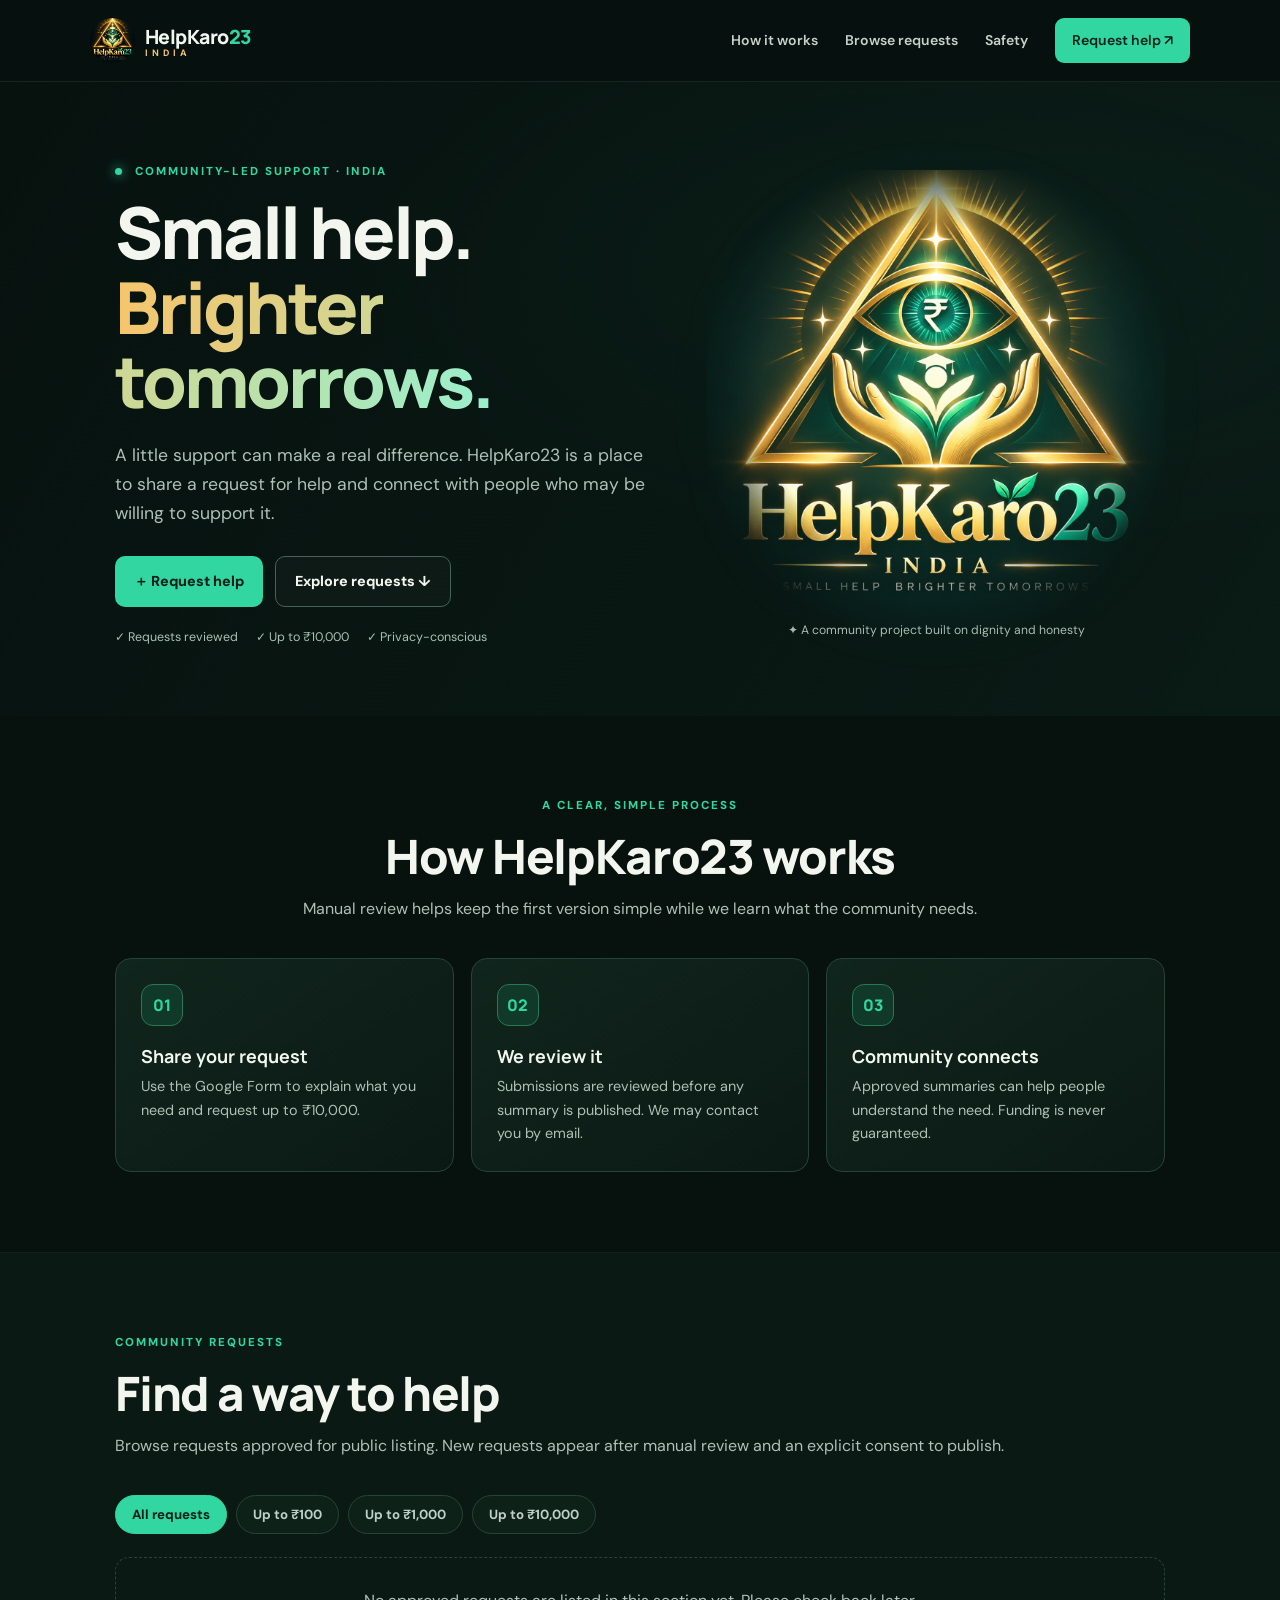
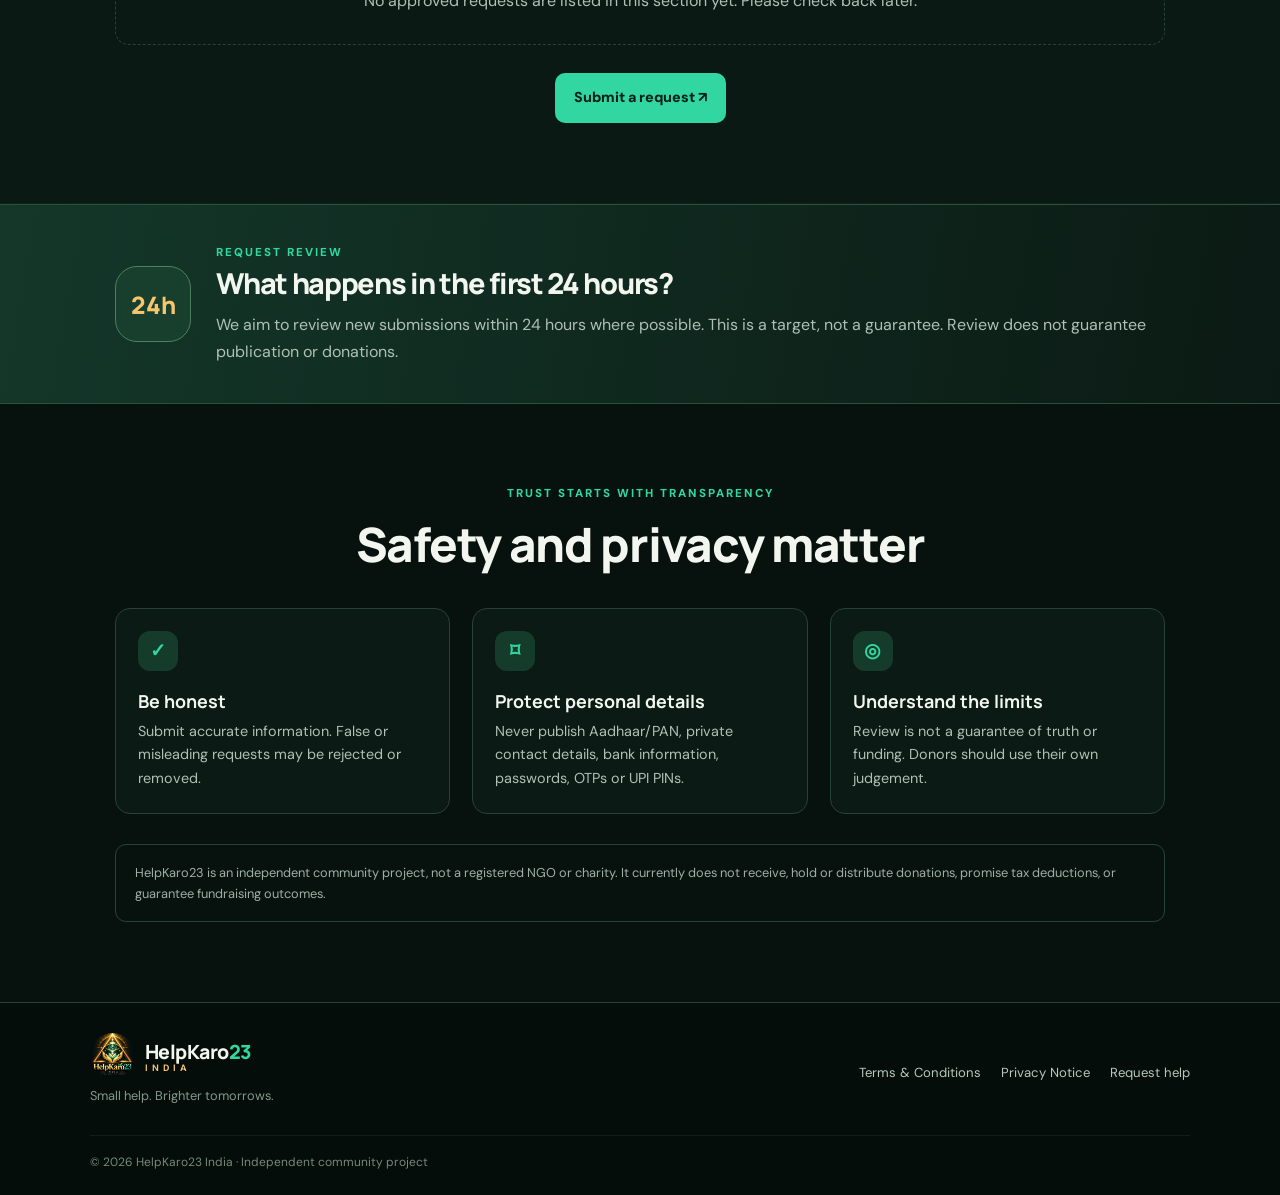
<file: index.html>
<!doctype html><html lang="en"><head><meta charset="utf-8"><meta name="viewport" content="width=device-width,initial-scale=1"><meta name="description" content="HelpKaro23 connects people who need small financial support with people who may be able to help."><title>HelpKaro23 India — Small help, brighter tomorrows</title><link rel="icon" href="helpkaro23-logo.png"><link rel="stylesheet" href="style.css"></head><body>
<header class="topbar"><a class="brand" href="index.html"><img src="helpkaro23-logo.png" alt="HelpKaro23 logo"><span>HelpKaro<span class="mint">23</span><small>INDIA</small></span></a><button class="menu-toggle" id="menu-toggle" aria-label="Toggle navigation">☰</button><nav id="nav"><a href="#how">How it works</a><a href="#requests">Browse requests</a><a href="#safety">Safety</a><a class="nav-button" href="https://docs.google.com/forms/d/e/1FAIpQLSeN36ijz558wi2bO-1_vr9NFvfTSLliWUqwCr6dRcK8iZ_a2A/viewform?usp=publish-editor" target="_blank" rel="noopener">Request help ↗</a></nav></header>
<main><section class="hero"><div class="hero-copy"><span class="eyebrow"><span class="pulse"></span> COMMUNITY-LED SUPPORT · INDIA</span><h1>Small help.<br><em>Brighter tomorrows.</em></h1><p class="lead">A little support can make a real difference. HelpKaro23 is a place to share a request for help and connect with people who may be willing to support it.</p><div class="hero-actions"><a class="btn primary" href="https://docs.google.com/forms/d/e/1FAIpQLSeN36ijz558wi2bO-1_vr9NFvfTSLliWUqwCr6dRcK8iZ_a2A/viewform?usp=publish-editor" target="_blank" rel="noopener">＋ Request help</a><a class="btn secondary" href="#requests">Explore requests ↓</a></div><div class="hero-points"><span>✓ Requests reviewed</span><span>✓ Up to ₹10,000</span><span>✓ Privacy-conscious</span></div></div><div class="hero-art"><div class="glow"></div><img src="helpkaro23-logo.png" alt="HelpKaro23 gold and teal emblem"><div class="art-caption">✦ A community project built on dignity and honesty</div></div></section>
<section id="how" class="section"><div class="section-head"><span class="eyebrow">A CLEAR, SIMPLE PROCESS</span><h2>How HelpKaro23 works</h2><p>Manual review helps keep the first version simple while we learn what the community needs.</p></div><div class="steps"><article class="step"><div class="step-icon">01</div><h3>Share your request</h3><p>Use the Google Form to explain what you need and request up to ₹10,000.</p></article><article class="step"><div class="step-icon">02</div><h3>We review it</h3><p>Submissions are reviewed before any summary is published. We may contact you by email.</p></article><article class="step"><div class="step-icon">03</div><h3>Community connects</h3><p>Approved summaries can help people understand the need. Funding is never guaranteed.</p></article></div></section>
<section id="requests" class="section requests-section"><div class="section-head left"><span class="eyebrow">COMMUNITY REQUESTS</span><h2>Find a way to help</h2><p>Browse requests approved for public listing. New requests appear after manual review and an explicit consent to publish.</p></div><div class="tabs" role="tablist" aria-label="Filter requests by amount"><button class="tab active" data-filter="all" role="tab" aria-selected="true">All requests</button><button class="tab" data-filter="100" role="tab" aria-selected="false">Up to ₹100</button><button class="tab" data-filter="1000" role="tab" aria-selected="false">Up to ₹1,000</button><button class="tab" data-filter="10000" role="tab" aria-selected="false">Up to ₹10,000</button></div><div class="request-grid" id="request-grid" aria-live="polite"></div><div class="empty-state" id="empty-state" hidden>No requests in this section yet. You can submit a request using the form.</div><div class="center"><a class="btn primary" href="https://docs.google.com/forms/d/e/1FAIpQLSeN36ijz558wi2bO-1_vr9NFvfTSLliWUqwCr6dRcK8iZ_a2A/viewform?usp=publish-editor" target="_blank" rel="noopener">Submit a request ↗</a></div></section>
<section class="duration-band"><div class="duration-icon">24h</div><div><span class="eyebrow">REQUEST REVIEW</span><h2>What happens in the first 24 hours?</h2><p>We aim to review new submissions within 24 hours where possible. This is a target, not a guarantee. Review does not guarantee publication or donations.</p></div></section>
<section id="safety" class="section safety-section"><div class="section-head"><span class="eyebrow">TRUST STARTS WITH TRANSPARENCY</span><h2>Safety and privacy matter</h2></div><div class="safety-grid"><article><div class="safety-icon">✓</div><h3>Be honest</h3><p>Submit accurate information. False or misleading requests may be rejected or removed.</p></article><article><div class="safety-icon">⌑</div><h3>Protect personal details</h3><p>Never publish Aadhaar/PAN, private contact details, bank information, passwords, OTPs or UPI PINs.</p></article><article><div class="safety-icon">◎</div><h3>Understand the limits</h3><p>Review is not a guarantee of truth or funding. Donors should use their own judgement.</p></article></div><p class="disclaimer">HelpKaro23 is an independent community project, not a registered NGO or charity. It currently does not receive, hold or distribute donations, promise tax deductions, or guarantee fundraising outcomes.</p></section></main>
<footer class="footer"><div class="footer-brand"><a class="brand" href="index.html"><img src="helpkaro23-logo.png" alt=""><span>HelpKaro<span class="mint">23</span><small>INDIA</small></span></a><p>Small help. Brighter tomorrows.</p></div><div class="footer-links"><a href="terms.html">Terms &amp; Conditions</a><a href="terms.html#privacy">Privacy Notice</a><a href="https://docs.google.com/forms/d/e/1FAIpQLSeN36ijz558wi2bO-1_vr9NFvfTSLliWUqwCr6dRcK8iZ_a2A/viewform?usp=publish-editor" target="_blank" rel="noopener">Request help</a></div><div class="copyright">© <span id="year"></span> HelpKaro23 India · Independent community project</div></footer><script src="script.js"></script></body></html>
</file>
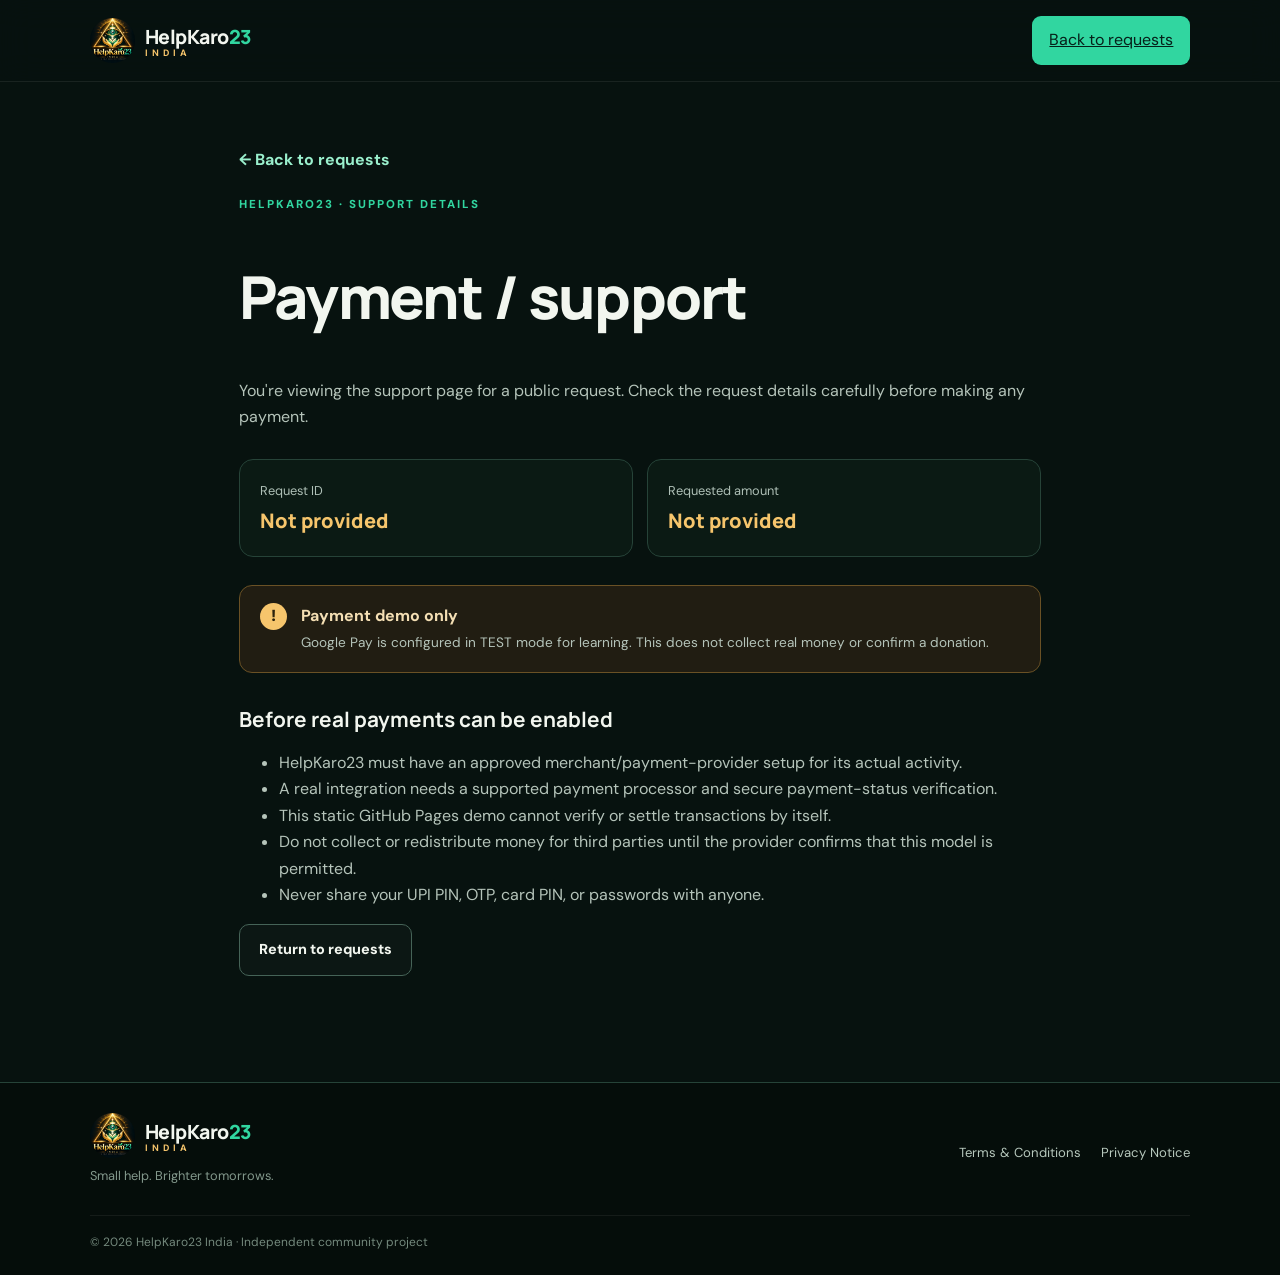
<file: payment.html>
<!doctype html>
<html lang="en">
<head>
  <meta charset="utf-8">
  <meta name="viewport" content="width=device-width,initial-scale=1">
  <meta name="description" content="Review support details for a HelpKaro23 request.">
  <title>Payment / Support — HelpKaro23</title>
  <link rel="icon" href="helpkaro23-logo.png">
  <link rel="stylesheet" href="style.css">
  <script async src="https://pay.google.com/gp/p/js/pay.js" onload="initGooglePay()"></script>
</head>
<body>
<header class="topbar">
  <a class="brand" href="index.html"><img src="helpkaro23-logo.png" alt="HelpKaro23 logo"><span>HelpKaro<span class="mint">23</span><small>INDIA</small></span></a>
  <a class="nav-button" href="index.html#requests">Back to requests</a>
</header>
<main class="terms-page">
  <section class="terms-wrap payment-wrap">
    <a class="back-link" href="index.html#requests">← Back to requests</a>
    <span class="eyebrow">HELPKARO23 · SUPPORT DETAILS</span>
    <h1>Payment / support</h1>
    <p>You're viewing the support page for a public request. Check the request details carefully before making any payment.</p>
    <div class="payment-summary">
      <div><span class="payment-label">Request ID</span><strong id="payment-request-id">Not provided</strong></div>
      <div><span class="payment-label">Requested amount</span><strong id="payment-amount">Not provided</strong></div>
    </div>

    <div class="notice payment-notice" role="status" aria-live="polite">
      <span class="notice-icon">!</span>
      <div>
        <strong id="payment-status-title">Payment demo only</strong>
        <p id="payment-status">Google Pay is configured in TEST mode for learning. This does not collect real money or confirm a donation.</p>
      </div>
    </div>
    <h2>Before real payments can be enabled</h2>
    <ul>
      <li>HelpKaro23 must have an approved merchant/payment-provider setup for its actual activity.</li>
      <li>A real integration needs a supported payment processor and secure payment-status verification.</li>
      <li>This static GitHub Pages demo cannot verify or settle transactions by itself.</li>
      <li>Do not collect or redistribute money for third parties until the provider confirms that this model is permitted.</li>
      <li>Never share your UPI PIN, OTP, card PIN, or passwords with anyone.</li>
    </ul>
    <p><a class="btn secondary" href="index.html#requests">Return to requests</a></p>
  </section>
</main>
<footer class="footer">
  <div class="footer-brand"><a class="brand" href="index.html"><img src="helpkaro23-logo.png" alt=""><span>HelpKaro<span class="mint">23</span><small>INDIA</small></span></a><p>Small help. Brighter tomorrows.</p></div>
  <div class="footer-links"><a href="terms.html">Terms &amp; Conditions</a><a href="terms.html#privacy">Privacy Notice</a></div>
  <div class="copyright">© <span id="year"></span> HelpKaro23 India · Independent community project</div>
</footer>
<script>
document.getElementById("year").textContent = new Date().getFullYear();

let googlePayClient;
let selectedRequest = { requestId: "", amount: 0 };

async function loadRequestDetails() {
  const params = new URLSearchParams(location.search);
  const requestId = params.get("requestId") || "";
  const amount = Number(params.get("amount"));
  document.getElementById("payment-request-id").textContent = requestId || "Not provided";
  document.getElementById("payment-amount").textContent =
    Number.isFinite(amount) && amount > 0 && amount <= 10000
      ? "₹" + amount.toLocaleString("en-IN")
      : "Not provided";

  try {
    const response = await fetch("./requests.json", { cache: "no-store" });
    if (!response.ok) throw new Error("Could not load requests.json");
    const requests = await response.json();
    if (!Array.isArray(requests)) throw new Error("Request data format is invalid");

    const request = requests.find(item =>
      String(item.id || item.requestId || "") === requestId &&
      item.approved === true &&
      Number(item.amount) === amount &&
      (!item.expiresAt || Date.parse(item.expiresAt) > Date.now())
    );

    if (!request || !Number.isFinite(amount) || amount <= 0 || amount > 10000) {
      document.getElementById("payment-status-title").textContent = "Request details could not be verified";
      document.getElementById("payment-status").textContent =
        "This request is missing, expired, or not currently approved. The demo button is disabled.";
      return;
    }
    selectedRequest = { requestId, amount };
  } catch (error) {
    console.error(error);
    document.getElementById("payment-status-title").textContent = "Request data unavailable";
    document.getElementById("payment-status").textContent =
      "We couldn't verify this request. Check requests.json and try again.";
  }
}

const baseCardPaymentMethod = {
  type: "CARD",
  parameters: {
    allowedAuthMethods: ["PAN_ONLY", "CRYPTOGRAM_3DS"],
    allowedCardNetworks: ["VISA", "MASTERCARD"]
  },
  tokenizationSpecification: {
    type: "PAYMENT_GATEWAY",
    parameters: {
      gateway: "example",
      gatewayMerchantId: "exampleGatewayMerchantId"
    }
  }
};

function initGooglePay() {
  if (!window.google || !google.payments || !google.payments.api) {
    document.getElementById("gpay-message").textContent =
      "Google Pay could not load. Check your internet connection or try Chrome.";
    return;
  }

  googlePayClient = new google.payments.api.PaymentsClient({ environment: "TEST" });
  const button = googlePayClient.createButton({
    buttonColor: "default",
    buttonType: "donate",
    buttonRadius: 4,
    buttonBorderType: "default_border",
    onClick: onGooglePayClick,
    allowedPaymentMethods: [baseCardPaymentMethod]
  });

  document.getElementById("container").replaceChildren(button);
  loadRequestDetails().then(() => {
    if (!selectedRequest.requestId || !selectedRequest.amount) {
      button.disabled = true;
      button.style.opacity = "0.45";
      button.style.cursor = "not-allowed";
    }
  });
}

async function onGooglePayClick() {
  const message = document.getElementById("gpay-message");
  if (!selectedRequest.requestId || !selectedRequest.amount) {
    message.textContent = "No valid approved request is selected.";
    return;
  }

  const paymentDataRequest = {
    apiVersion: 2,
    apiVersionMinor: 0,
    allowedPaymentMethods: [baseCardPaymentMethod],
    merchantInfo: { merchantName: "HelpKaro23 Demo" },
    transactionInfo: {
      totalPriceStatus: "FINAL",
      totalPrice: selectedRequest.amount.toFixed(2),
      currencyCode: "INR",
      countryCode: "IN"
    }
  };

  try {
    await googlePayClient.loadPaymentData(paymentDataRequest);
    message.textContent =
      "Google Pay returned a TEST response only. No real money was collected and no donation was confirmed.";
    document.getElementById("payment-status-title").textContent = "Test checkout completed";
    document.getElementById("payment-status").textContent =
      "This was a Google Pay TEST-mode flow. Do not interpret it as a real payment.";
  } catch (error) {
    console.warn("Google Pay demo flow:", error);
    if (error.statusCode === "CANCELED") {
      message.textContent = "Demo checkout was cancelled.";
    } else {
      message.textContent =
        "The test checkout could not be completed in this browser/account. This demo does not accept real payments.";
    }
  }
}
</script>
</body>
</html>
</file>
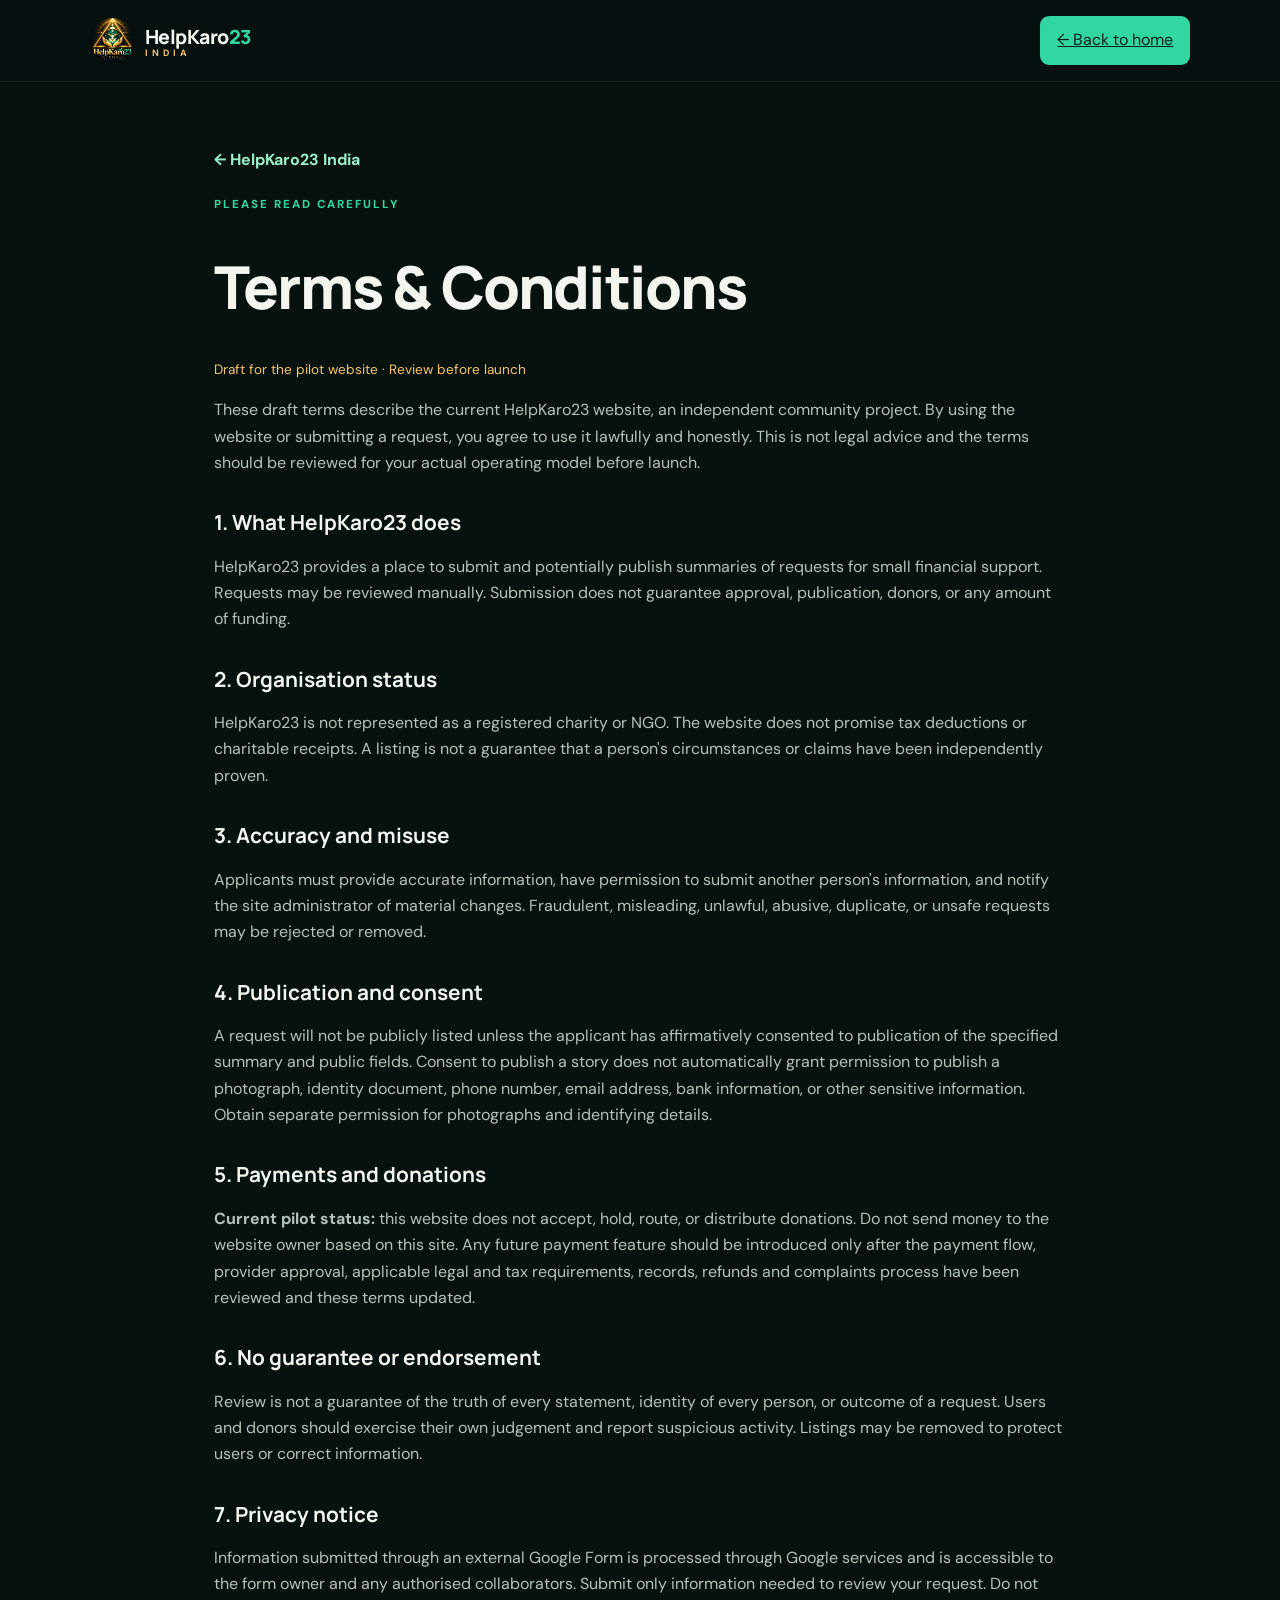
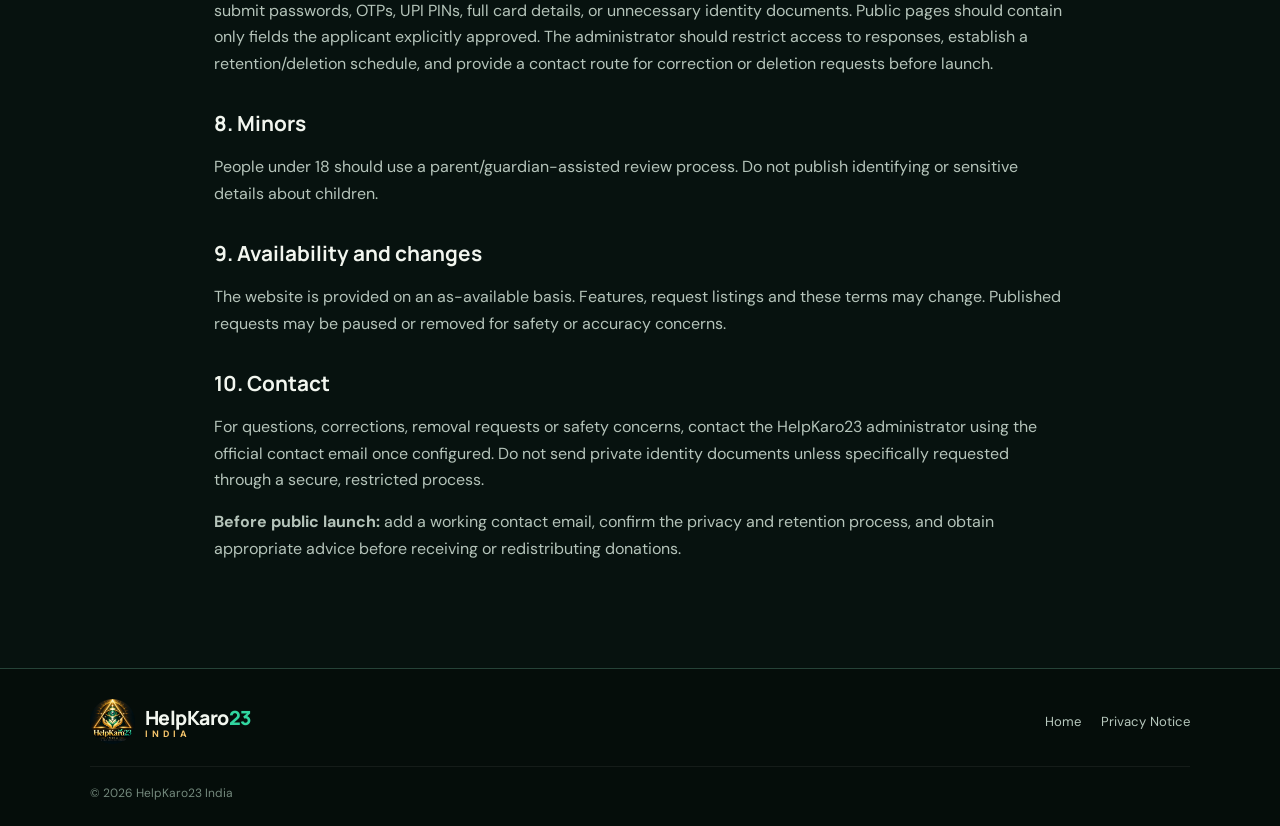
<file: terms.html>
<!doctype html><html lang="en"><head><meta charset="utf-8"><meta name="viewport" content="width=device-width,initial-scale=1"><title>Terms & Conditions — HelpKaro23</title><link rel="stylesheet" href="style.css"></head><body class="terms-page"><header class="topbar"><a class="brand" href="index.html"><img src="helpkaro23-logo.png" alt="HelpKaro23 logo"><span>HelpKaro<span class="mint">23</span><small>INDIA</small></span></a><a class="nav-button" href="index.html">← Back to home</a></header><main class="terms-wrap"><a class="back-link" href="index.html">← HelpKaro23 India</a><span class="eyebrow">PLEASE READ CAREFULLY</span><h1>Terms &amp; Conditions</h1><p class="updated">Draft for the pilot website · Review before launch</p><p>These draft terms describe the current HelpKaro23 website, an independent community project. By using the website or submitting a request, you agree to use it lawfully and honestly. This is not legal advice and the terms should be reviewed for your actual operating model before launch.</p><h2>1. What HelpKaro23 does</h2><p>HelpKaro23 provides a place to submit and potentially publish summaries of requests for small financial support. Requests may be reviewed manually. Submission does not guarantee approval, publication, donors, or any amount of funding.</p><h2>2. Organisation status</h2><p>HelpKaro23 is not represented as a registered charity or NGO. The website does not promise tax deductions or charitable receipts. A listing is not a guarantee that a person's circumstances or claims have been independently proven.</p><h2>3. Accuracy and misuse</h2><p>Applicants must provide accurate information, have permission to submit another person's information, and notify the site administrator of material changes. Fraudulent, misleading, unlawful, abusive, duplicate, or unsafe requests may be rejected or removed.</p><h2>4. Publication and consent</h2><p>A request will not be publicly listed unless the applicant has affirmatively consented to publication of the specified summary and public fields. Consent to publish a story does not automatically grant permission to publish a photograph, identity document, phone number, email address, bank information, or other sensitive information. Obtain separate permission for photographs and identifying details.</p><h2>5. Payments and donations</h2><p><strong>Current pilot status:</strong> this website does not accept, hold, route, or distribute donations. Do not send money to the website owner based on this site. Any future payment feature should be introduced only after the payment flow, provider approval, applicable legal and tax requirements, records, refunds and complaints process have been reviewed and these terms updated.</p><h2>6. No guarantee or endorsement</h2><p>Review is not a guarantee of the truth of every statement, identity of every person, or outcome of a request. Users and donors should exercise their own judgement and report suspicious activity. Listings may be removed to protect users or correct information.</p><h2 id="privacy">7. Privacy notice</h2><p>Information submitted through an external Google Form is processed through Google services and is accessible to the form owner and any authorised collaborators. Submit only information needed to review your request. Do not submit passwords, OTPs, UPI PINs, full card details, or unnecessary identity documents. Public pages should contain only fields the applicant explicitly approved. The administrator should restrict access to responses, establish a retention/deletion schedule, and provide a contact route for correction or deletion requests before launch.</p><h2>8. Minors</h2><p>People under 18 should use a parent/guardian-assisted review process. Do not publish identifying or sensitive details about children.</p><h2>9. Availability and changes</h2><p>The website is provided on an as-available basis. Features, request listings and these terms may change. Published requests may be paused or removed for safety or accuracy concerns.</p><h2>10. Contact</h2><p>For questions, corrections, removal requests or safety concerns, contact the HelpKaro23 administrator using the official contact email once configured. Do not send private identity documents unless specifically requested through a secure, restricted process.</p><p><strong>Before public launch:</strong> add a working contact email, confirm the privacy and retention process, and obtain appropriate advice before receiving or redistributing donations.</p></main><footer class="footer"><div class="footer-brand"><a class="brand" href="index.html"><img src="helpkaro23-logo.png" alt=""><span>HelpKaro<span class="mint">23</span><small>INDIA</small></span></a></div><div class="footer-links"><a href="index.html">Home</a><a href="terms.html#privacy">Privacy Notice</a></div><div class="copyright">© <span id="year"></span> HelpKaro23 India</div></footer><script>document.getElementById('year').textContent=new Date().getFullYear();</script></body></html>
</file>
<file: style.css>
@import url('https://fonts.googleapis.com/css2?family=DM+Sans:wght@400;500;600;700&family=Manrope:wght@400;500;600;700;800&display=swap');
:root{--bg:#07120f;--panel:#0e211b;--ink:#f2f6ef;--muted:#afc0b7;--green:#31d6a0;--green2:#9af0cd;--gold:#f6c56c;--line:#264338}*{box-sizing:border-box}html{scroll-behavior:smooth;scroll-padding-top:90px}body{margin:0;background:var(--bg);color:var(--ink);font-family:'DM Sans',sans-serif;line-height:1.65}a{color:inherit}.topbar{height:82px;display:flex;align-items:center;justify-content:space-between;padding:0 7%;border-bottom:1px solid #ffffff13;background:#07120fee;position:sticky;top:0;z-index:20;backdrop-filter:blur(16px)}.brand{display:flex;align-items:center;gap:10px;text-decoration:none;font:800 1.22rem Manrope,sans-serif;letter-spacing:-.5px}.brand img{width:45px;height:45px;object-fit:cover;border-radius:50%;background:#06120f}.brand small{display:block;font:700 .58rem 'DM Sans',sans-serif;letter-spacing:4px;color:var(--gold);margin-top:-3px}.mint{color:var(--green)}nav{display:flex;align-items:center;gap:27px}nav a{text-decoration:none;color:#c4d2ca;font-size:.88rem;font-weight:600}nav a:hover,.footer-links a:hover{color:var(--green)}.nav-button{background:var(--green);color:#062019;padding:11px 17px;border-radius:9px}.menu-toggle{display:none;background:transparent;color:white;border:1px solid var(--line);border-radius:8px;padding:7px 10px}.hero{padding:80px 9% 68px;display:grid;grid-template-columns:1.08fr .92fr;gap:55px;align-items:center;background:radial-gradient(ellipse at 75% 30%,#123e302e,transparent 45%),linear-gradient(120deg,#07120f,#0a1a15)}.eyebrow{display:block;color:var(--green);font-size:.72rem;letter-spacing:2px;font-weight:800;margin:0 0 14px}.pulse{display:inline-block;width:7px;height:7px;background:var(--green);border-radius:50%;box-shadow:0 0 12px var(--green);margin-right:8px}.hero h1{font:800 clamp(3rem,5.6vw,5.2rem)/1.04 Manrope,sans-serif;letter-spacing:-3px;margin:0 0 22px}.hero h1 em{font-style:normal;background:linear-gradient(90deg,var(--gold),var(--green2));color:transparent;background-clip:text}.lead{font-size:1.1rem;max-width:600px;color:var(--muted)}.hero-actions{display:flex;gap:12px;flex-wrap:wrap;margin:28px 0 20px}.btn{display:inline-flex;align-items:center;justify-content:center;gap:10px;padding:13px 19px;min-height:48px;border-radius:10px;text-decoration:none;font-weight:800;font-size:.9rem;transition:transform .2s}.btn:hover{transform:translateY(-2px)}.primary{background:var(--green);color:#062019}.secondary{border:1px solid #456357;color:var(--ink);background:#ffffff05}.hero-points{display:flex;gap:18px;flex-wrap:wrap;color:#a9c1b4;font-size:.78rem}.hero-art{position:relative;max-width:500px;margin:auto}.hero-art img{width:100%;display:block;position:relative;z-index:1;mix-blend-mode:screen;border-radius:22px;mask-image:radial-gradient(ellipse,black 53%,transparent 76%)}.glow{position:absolute;inset:20%;background:#16d69a2b;filter:blur(65px);border-radius:50%}.art-caption{text-align:center;color:#a9bdb2;font-size:.76rem;margin-top:-8px}.notice{max-width:1100px;margin:0 auto;display:flex;gap:14px;align-items:flex-start;background:#211d12;border:1px solid #6a5125;border-radius:13px;padding:17px 20px;color:#f4dfb4}.notice-icon{display:grid;place-items:center;flex:0 0 27px;height:27px;border-radius:50%;background:var(--gold);color:#2b210c;font-weight:900}.notice p{margin:3px 0 0;color:#d8c9a9;font-size:.85rem}.section{padding:80px 9%}.section-head{text-align:center;max-width:680px;margin:0 auto 36px}.section-head.left{text-align:left;max-width:none}.section-head h2,.duration-band h2{font:800 clamp(2rem,3.7vw,3rem)/1.15 Manrope,sans-serif;letter-spacing:-1.3px;margin:0 0 12px}.section-head>p:last-child,.duration-band p{color:var(--muted);margin:0}.steps{display:grid;grid-template-columns:repeat(3,1fr);gap:17px}.step{background:linear-gradient(145deg,#10251d,#0b1914);border:1px solid var(--line);border-radius:16px;padding:25px}.step-icon{display:grid;place-items:center;width:42px;height:42px;border:1px solid #28775b;background:#10392a;border-radius:12px;color:var(--green);font:800 1rem Manrope}.step h3,.safety-grid h3{font:700 1.12rem Manrope,sans-serif;margin:18px 0 7px}.step p,.safety-grid p{font-size:.9rem;color:var(--muted);margin:0}.requests-section{background:#0a1914;border-block:1px solid #ffffff08}.tabs{display:flex;gap:9px;flex-wrap:wrap;margin:0 0 23px}.tab{background:#0d2119;border:1px solid var(--line);color:#bfd0c5;border-radius:100px;padding:10px 16px;font:700 .83rem 'DM Sans',sans-serif;cursor:pointer}.tab:hover,.tab.active{background:var(--green);color:#062019;border-color:var(--green)}.request-grid{display:grid;grid-template-columns:repeat(3,1fr);gap:16px}.request-card{border:1px solid var(--line);background:linear-gradient(155deg,#10251d,#0a1712);border-radius:16px;padding:22px}.card-top{display:flex;justify-content:space-between;align-items:center;gap:8px;flex-wrap:wrap}.pill{font-size:.7rem;font-weight:800;background:#153a2b;color:var(--green2);padding:6px 10px;border-radius:100px}.sample{font-size:.67rem;color:#e5c17b;border:1px solid #6a5125;border-radius:100px;padding:4px 8px}.request-symbol{display:grid;place-items:center;width:48px;height:48px;margin:23px 0 14px;background:#183b2d;color:var(--gold);border:1px solid #35664f;border-radius:14px;font:800 1.5rem Manrope}.request-card h3{font:700 1.15rem Manrope,sans-serif;margin:0 0 8px}.request-card p{color:var(--muted);font-size:.87rem;min-height:72px}.card-bottom{border-top:1px solid var(--line);padding-top:15px;margin-top:18px;display:flex;justify-content:space-between;gap:10px;align-items:center}.card-bottom strong{color:var(--gold);font-size:.9rem}.card-bottom span{color:#82988b;font-size:.7rem;text-align:right}.empty-state{padding:30px;border:1px dashed var(--line);border-radius:14px;color:var(--muted);text-align:center}.center{text-align:center;margin-top:28px}.duration-band{display:flex;align-items:center;gap:25px;padding:38px 9%;background:linear-gradient(100deg,#14372a,#0b1a14);border-block:1px solid #26523f}.duration-icon{flex:0 0 76px;height:76px;display:grid;place-items:center;border-radius:22px;border:1px solid #4c815f;color:var(--gold);font:800 1.5rem Manrope;background:#183e2e}.duration-band h2{font-size:1.8rem}.duration-band .eyebrow{margin-bottom:5px}.safety-grid{display:grid;grid-template-columns:repeat(3,1fr);gap:22px}.safety-grid article{padding:22px;border:1px solid var(--line);border-radius:15px;background:#0b1a14}.safety-icon{display:grid;place-items:center;width:40px;height:40px;border-radius:12px;background:#153b2b;color:var(--green);font-weight:900;font-size:1.2rem}.disclaimer{margin:30px 0 0;padding:17px 19px;border:1px solid var(--line);border-radius:11px;color:#9eafa5;font-size:.8rem}.footer{border-top:1px solid var(--line);padding:30px 7% 22px;display:grid;grid-template-columns:1fr 1fr;gap:22px;align-items:center;background:#050d0a}.footer-brand p{font-size:.8rem;color:#83988c;margin:7px 0}.footer-links{display:flex;justify-content:flex-end;gap:20px;flex-wrap:wrap}.footer-links a{font-size:.82rem;text-decoration:none;color:#b7c8bd}.copyright{grid-column:1/-1;border-top:1px solid #ffffff10;padding-top:17px;color:#74897d;font-size:.75rem}.terms-page{min-height:100vh}.terms-wrap{max-width:900px;margin:0 auto;padding:65px 24px 90px}.terms-wrap h1{font:800 clamp(2.3rem,5vw,3.7rem)/1.1 Manrope,sans-serif;letter-spacing:-1.8px}.terms-wrap h2{font:700 1.3rem Manrope,sans-serif;margin-top:32px}.terms-wrap p,.terms-wrap li{color:#b5c4ba}.terms-wrap .updated{color:var(--gold);font-size:.85rem}.back-link{display:inline-block;margin-bottom:22px;color:var(--green2);text-decoration:none;font-weight:700}@media(max-width:850px){.topbar{padding:0 5%}.hero{padding:60px 6%;grid-template-columns:1fr;gap:20px}.hero-art{max-width:390px}.section{padding:62px 6%}.notice{margin:0 5%}.request-grid{grid-template-columns:repeat(2,1fr)}.footer{padding-inline:5%}}@media(max-width:600px){.topbar{height:auto;min-height:74px;flex-wrap:wrap;padding:12px 5%}.menu-toggle{display:block}nav{display:none;width:100%;padding:12px 0 5px;flex-direction:column;align-items:stretch;gap:15px}nav.open{display:flex}nav a{padding:4px 0}.nav-button{text-align:center;padding:11px}.hero{padding:46px 5%}.hero h1{letter-spacing:-2px}.hero-points{gap:9px 14px}.section{padding:52px 5%}.steps,.request-grid,.safety-grid{grid-template-columns:1fr}.request-card p{min-height:0}.duration-band{padding:30px 5%;align-items:flex-start;gap:16px}.duration-icon{flex-basis:58px;height:58px;border-radius:16px}.duration-band h2{font-size:1.45rem}.footer{grid-template-columns:1fr}.footer-links{justify-content:flex-start;gap:13px}.copyright{grid-column:auto}.notice{margin:0 4%;padding:14px}.terms-wrap{padding:45px 6%}}

.request-pay-btn{margin-top:18px;min-height:42px;padding:10px 14px;font-size:.82rem}
.payment-wrap{max-width:850px}
.payment-summary{display:grid;grid-template-columns:repeat(2,minmax(0,1fr));gap:14px;margin:28px 0}
.payment-summary>div{padding:20px;border:1px solid var(--line);border-radius:14px;background:#0b1a14}
.payment-label{display:block;color:var(--muted);font-size:.8rem;margin-bottom:6px}
.payment-summary strong{font:800 1.25rem Manrope,sans-serif;color:var(--gold);overflow-wrap:anywhere}
.payment-notice{margin:24px 0}
.payment-action{margin:20px 0}
.payment-wrap code{color:var(--green2)}
@media(max-width:600px){.payment-summary{grid-template-columns:1fr}}

.google-pay-container{display:flex;align-items:center;justify-content:flex-start;min-height:52px;margin:16px 0}
.google-pay-container button{max-width:100%}
.gpay-message{min-height:1.5em;color:var(--muted);font-size:.9rem}
</file>
